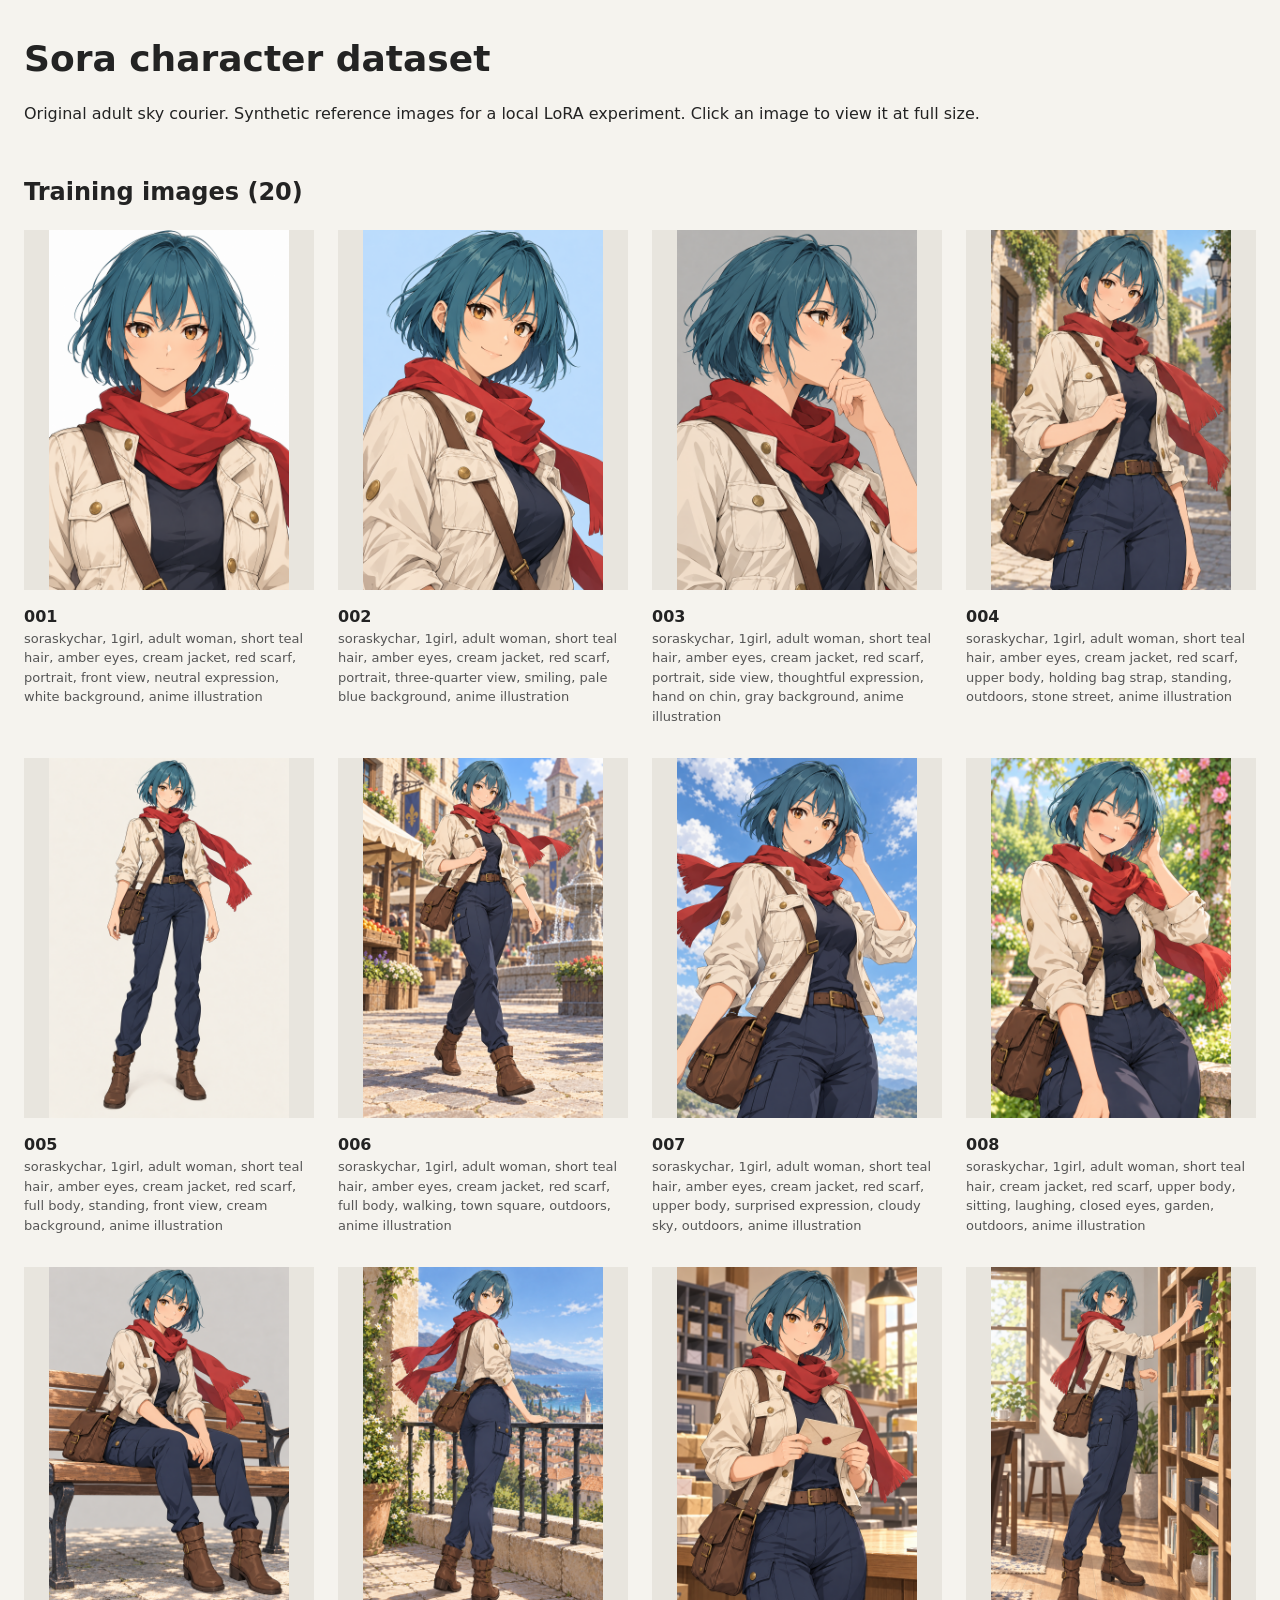
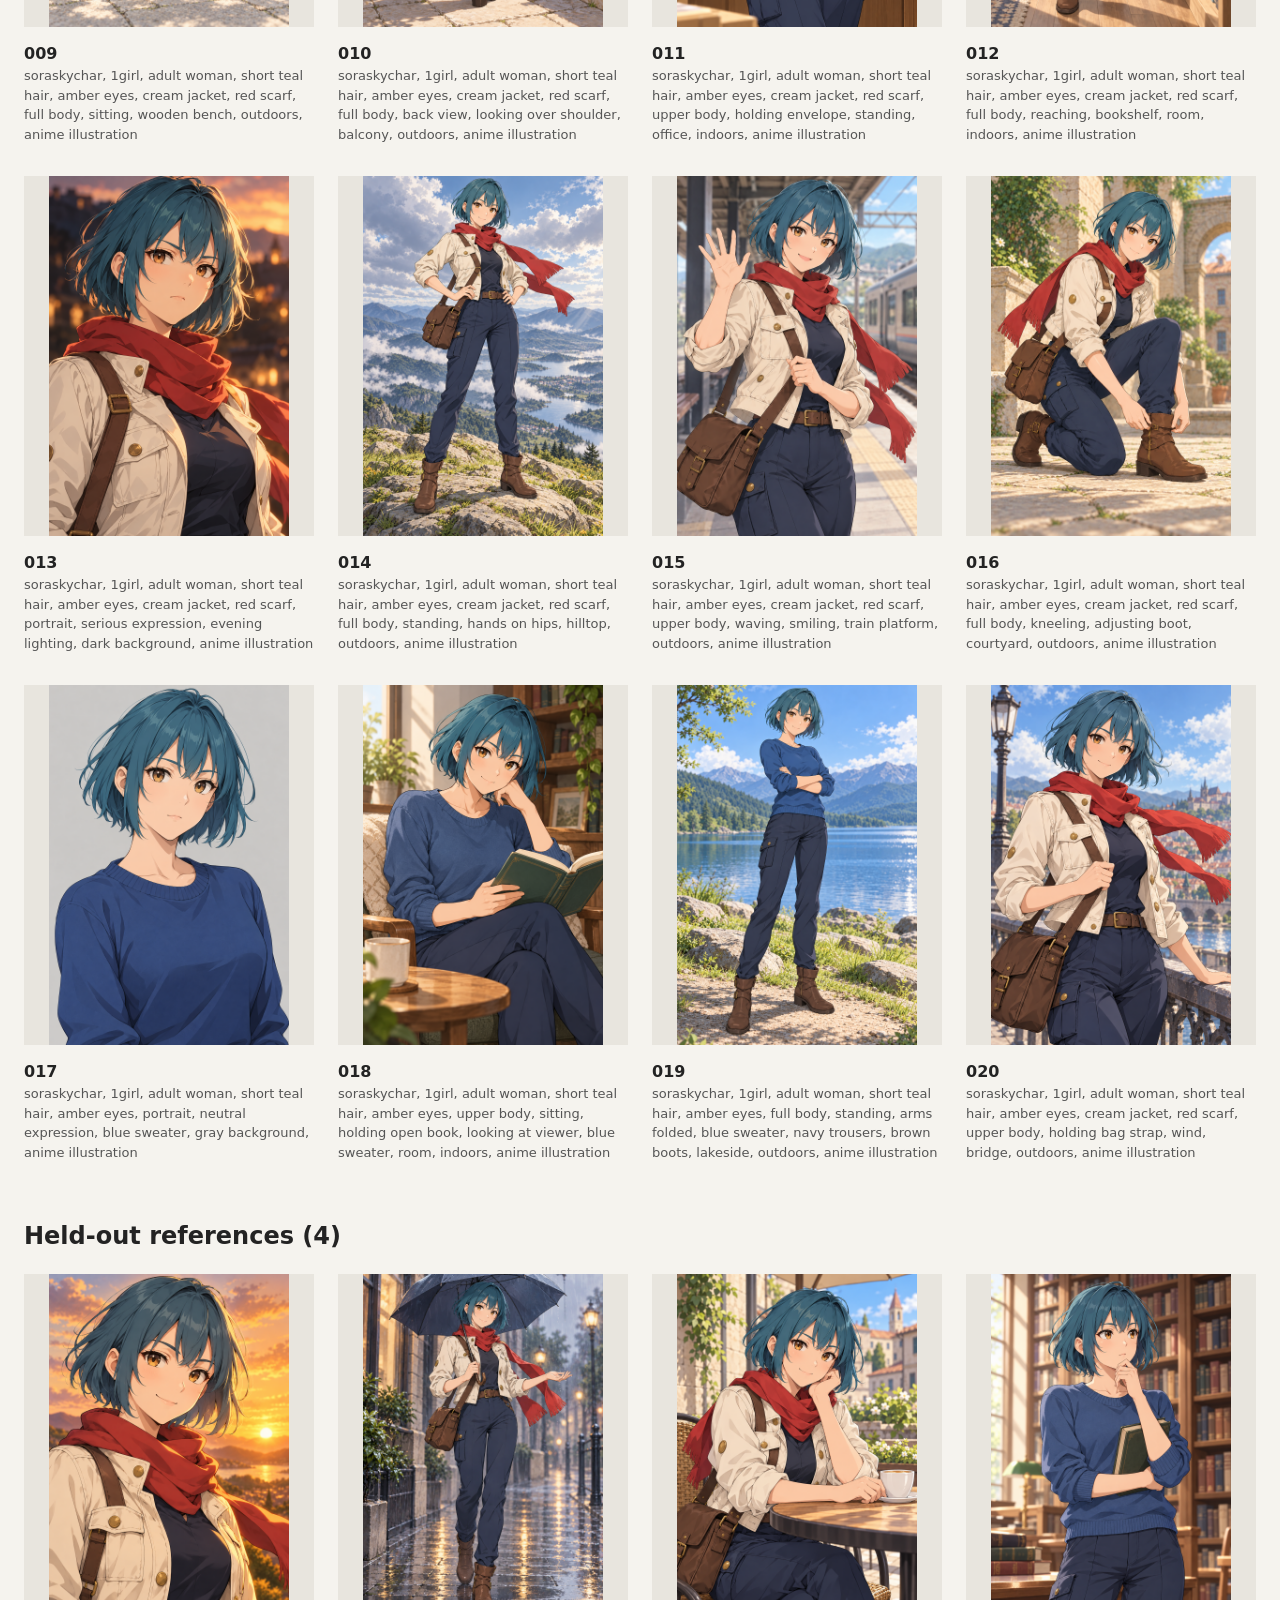
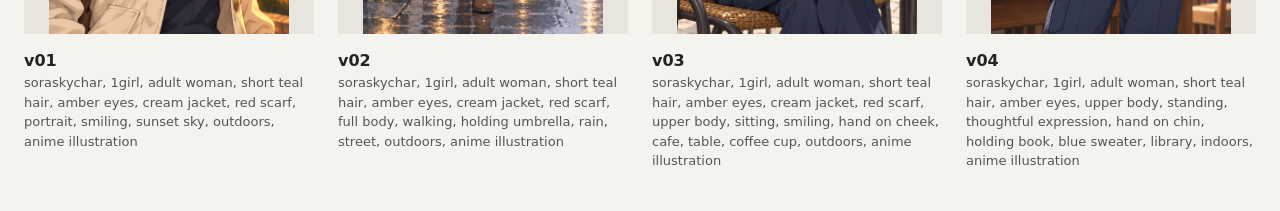
<file: docs/dataset-gallery.html>
<!doctype html><html lang="en"><meta charset="utf-8">
<meta name="viewport" content="width=device-width, initial-scale=1">
<title>Sora character dataset</title>
<style>body{font:16px/1.5 system-ui,sans-serif;margin:32px auto;max-width:1280px;padding:0 24px;background:#f5f3ee;color:#232323}h1{font-size:36px;margin-bottom:8px}h2{margin-top:48px}.grid{display:grid;grid-template-columns:repeat(auto-fit,minmax(240px,1fr));gap:24px}figure{margin:0}img{width:100%;height:360px;object-fit:contain;background:#e8e5de}figcaption{padding:8px 0}small{display:block;color:#555;font-size:13px}a{color:inherit}</style>
<h1>Sora character dataset</h1>
<p>Original adult sky courier. Synthetic reference images for a local LoRA experiment. Click an image to view it at full size.</p>
<h2>Training images (20)</h2><div class="grid">
<figure><a href="../data/train/001.png"><img src="../data/train/001.png" alt="Sora image 001" loading="lazy"></a><figcaption><b>001</b><small>soraskychar, 1girl, adult woman, short teal hair, amber eyes, cream jacket, red scarf, portrait, front view, neutral expression, white background, anime illustration</small></figcaption></figure>
<figure><a href="../data/train/002.png"><img src="../data/train/002.png" alt="Sora image 002" loading="lazy"></a><figcaption><b>002</b><small>soraskychar, 1girl, adult woman, short teal hair, amber eyes, cream jacket, red scarf, portrait, three-quarter view, smiling, pale blue background, anime illustration</small></figcaption></figure>
<figure><a href="../data/train/003.png"><img src="../data/train/003.png" alt="Sora image 003" loading="lazy"></a><figcaption><b>003</b><small>soraskychar, 1girl, adult woman, short teal hair, amber eyes, cream jacket, red scarf, portrait, side view, thoughtful expression, hand on chin, gray background, anime illustration</small></figcaption></figure>
<figure><a href="../data/train/004.png"><img src="../data/train/004.png" alt="Sora image 004" loading="lazy"></a><figcaption><b>004</b><small>soraskychar, 1girl, adult woman, short teal hair, amber eyes, cream jacket, red scarf, upper body, holding bag strap, standing, outdoors, stone street, anime illustration</small></figcaption></figure>
<figure><a href="../data/train/005.png"><img src="../data/train/005.png" alt="Sora image 005" loading="lazy"></a><figcaption><b>005</b><small>soraskychar, 1girl, adult woman, short teal hair, amber eyes, cream jacket, red scarf, full body, standing, front view, cream background, anime illustration</small></figcaption></figure>
<figure><a href="../data/train/006.png"><img src="../data/train/006.png" alt="Sora image 006" loading="lazy"></a><figcaption><b>006</b><small>soraskychar, 1girl, adult woman, short teal hair, amber eyes, cream jacket, red scarf, full body, walking, town square, outdoors, anime illustration</small></figcaption></figure>
<figure><a href="../data/train/007.png"><img src="../data/train/007.png" alt="Sora image 007" loading="lazy"></a><figcaption><b>007</b><small>soraskychar, 1girl, adult woman, short teal hair, amber eyes, cream jacket, red scarf, upper body, surprised expression, cloudy sky, outdoors, anime illustration</small></figcaption></figure>
<figure><a href="../data/train/008.png"><img src="../data/train/008.png" alt="Sora image 008" loading="lazy"></a><figcaption><b>008</b><small>soraskychar, 1girl, adult woman, short teal hair, cream jacket, red scarf, upper body, sitting, laughing, closed eyes, garden, outdoors, anime illustration</small></figcaption></figure>
<figure><a href="../data/train/009.png"><img src="../data/train/009.png" alt="Sora image 009" loading="lazy"></a><figcaption><b>009</b><small>soraskychar, 1girl, adult woman, short teal hair, amber eyes, cream jacket, red scarf, full body, sitting, wooden bench, outdoors, anime illustration</small></figcaption></figure>
<figure><a href="../data/train/010.png"><img src="../data/train/010.png" alt="Sora image 010" loading="lazy"></a><figcaption><b>010</b><small>soraskychar, 1girl, adult woman, short teal hair, amber eyes, cream jacket, red scarf, full body, back view, looking over shoulder, balcony, outdoors, anime illustration</small></figcaption></figure>
<figure><a href="../data/train/011.png"><img src="../data/train/011.png" alt="Sora image 011" loading="lazy"></a><figcaption><b>011</b><small>soraskychar, 1girl, adult woman, short teal hair, amber eyes, cream jacket, red scarf, upper body, holding envelope, standing, office, indoors, anime illustration</small></figcaption></figure>
<figure><a href="../data/train/012.png"><img src="../data/train/012.png" alt="Sora image 012" loading="lazy"></a><figcaption><b>012</b><small>soraskychar, 1girl, adult woman, short teal hair, amber eyes, cream jacket, red scarf, full body, reaching, bookshelf, room, indoors, anime illustration</small></figcaption></figure>
<figure><a href="../data/train/013.png"><img src="../data/train/013.png" alt="Sora image 013" loading="lazy"></a><figcaption><b>013</b><small>soraskychar, 1girl, adult woman, short teal hair, amber eyes, cream jacket, red scarf, portrait, serious expression, evening lighting, dark background, anime illustration</small></figcaption></figure>
<figure><a href="../data/train/014.png"><img src="../data/train/014.png" alt="Sora image 014" loading="lazy"></a><figcaption><b>014</b><small>soraskychar, 1girl, adult woman, short teal hair, amber eyes, cream jacket, red scarf, full body, standing, hands on hips, hilltop, outdoors, anime illustration</small></figcaption></figure>
<figure><a href="../data/train/015.png"><img src="../data/train/015.png" alt="Sora image 015" loading="lazy"></a><figcaption><b>015</b><small>soraskychar, 1girl, adult woman, short teal hair, amber eyes, cream jacket, red scarf, upper body, waving, smiling, train platform, outdoors, anime illustration</small></figcaption></figure>
<figure><a href="../data/train/016.png"><img src="../data/train/016.png" alt="Sora image 016" loading="lazy"></a><figcaption><b>016</b><small>soraskychar, 1girl, adult woman, short teal hair, amber eyes, cream jacket, red scarf, full body, kneeling, adjusting boot, courtyard, outdoors, anime illustration</small></figcaption></figure>
<figure><a href="../data/train/017.png"><img src="../data/train/017.png" alt="Sora image 017" loading="lazy"></a><figcaption><b>017</b><small>soraskychar, 1girl, adult woman, short teal hair, amber eyes, portrait, neutral expression, blue sweater, gray background, anime illustration</small></figcaption></figure>
<figure><a href="../data/train/018.png"><img src="../data/train/018.png" alt="Sora image 018" loading="lazy"></a><figcaption><b>018</b><small>soraskychar, 1girl, adult woman, short teal hair, amber eyes, upper body, sitting, holding open book, looking at viewer, blue sweater, room, indoors, anime illustration</small></figcaption></figure>
<figure><a href="../data/train/019.png"><img src="../data/train/019.png" alt="Sora image 019" loading="lazy"></a><figcaption><b>019</b><small>soraskychar, 1girl, adult woman, short teal hair, amber eyes, full body, standing, arms folded, blue sweater, navy trousers, brown boots, lakeside, outdoors, anime illustration</small></figcaption></figure>
<figure><a href="../data/train/020.png"><img src="../data/train/020.png" alt="Sora image 020" loading="lazy"></a><figcaption><b>020</b><small>soraskychar, 1girl, adult woman, short teal hair, amber eyes, cream jacket, red scarf, upper body, holding bag strap, wind, bridge, outdoors, anime illustration</small></figcaption></figure>
</div>
<h2>Held-out references (4)</h2><div class="grid">
<figure><a href="../data/validation/v01.png"><img src="../data/validation/v01.png" alt="Sora image v01" loading="lazy"></a><figcaption><b>v01</b><small>soraskychar, 1girl, adult woman, short teal hair, amber eyes, cream jacket, red scarf, portrait, smiling, sunset sky, outdoors, anime illustration</small></figcaption></figure>
<figure><a href="../data/validation/v02.png"><img src="../data/validation/v02.png" alt="Sora image v02" loading="lazy"></a><figcaption><b>v02</b><small>soraskychar, 1girl, adult woman, short teal hair, amber eyes, cream jacket, red scarf, full body, walking, holding umbrella, rain, street, outdoors, anime illustration</small></figcaption></figure>
<figure><a href="../data/validation/v03.png"><img src="../data/validation/v03.png" alt="Sora image v03" loading="lazy"></a><figcaption><b>v03</b><small>soraskychar, 1girl, adult woman, short teal hair, amber eyes, cream jacket, red scarf, upper body, sitting, smiling, hand on cheek, cafe, table, coffee cup, outdoors, anime illustration</small></figcaption></figure>
<figure><a href="../data/validation/v04.png"><img src="../data/validation/v04.png" alt="Sora image v04" loading="lazy"></a><figcaption><b>v04</b><small>soraskychar, 1girl, adult woman, short teal hair, amber eyes, upper body, standing, thoughtful expression, hand on chin, holding book, blue sweater, library, indoors, anime illustration</small></figcaption></figure>
</div>
</html>
</file>
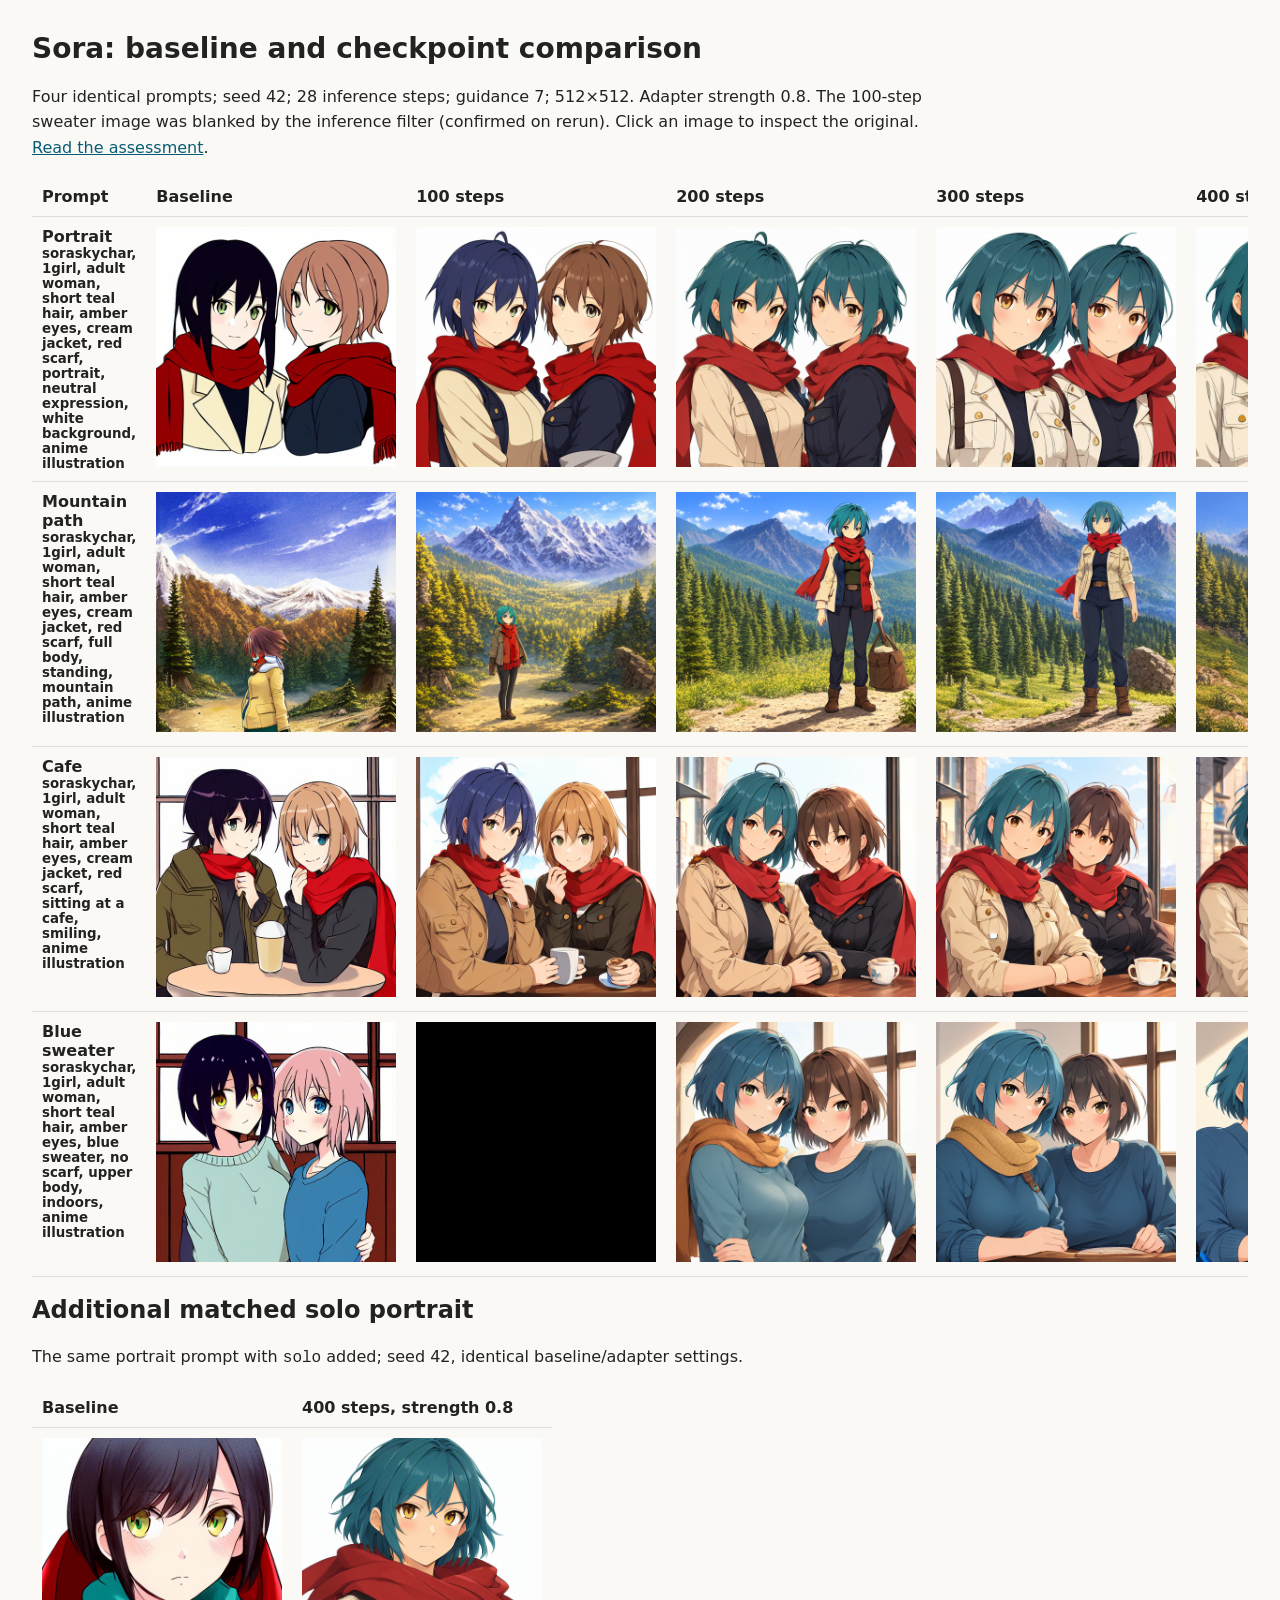
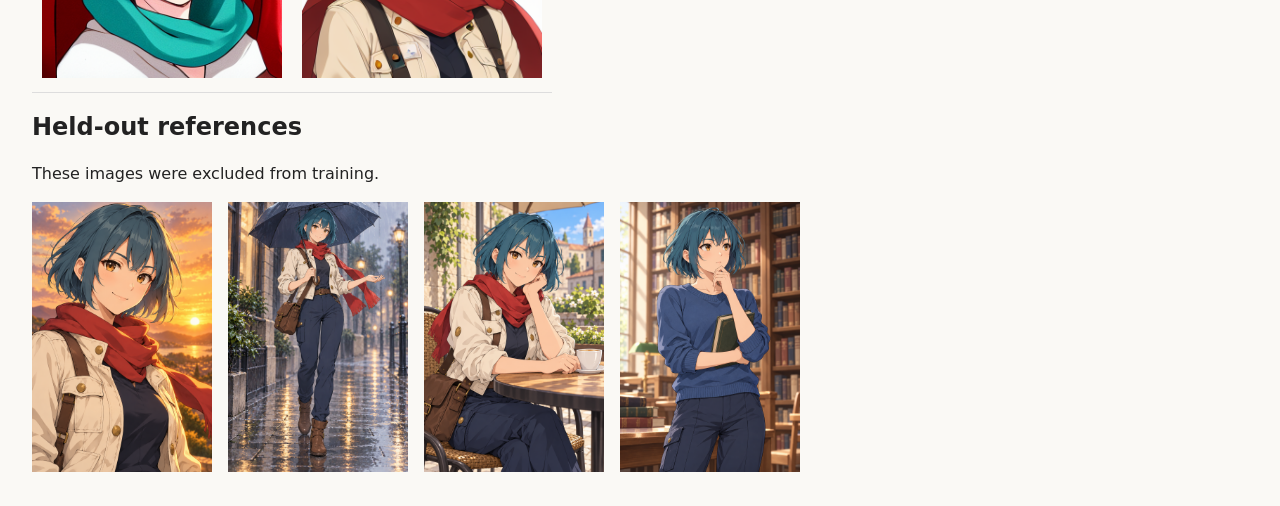
<file: docs/training-results.html>
<!doctype html><html lang="en"><meta charset="utf-8"><meta name="viewport" content="width=device-width,initial-scale=1"><title>Sora checkpoint comparison</title>
<style>body{font:16px system-ui;margin:32px;color:#222;background:#faf9f5}h1{font-size:28px}table{border-collapse:collapse}th,td{padding:10px;vertical-align:top;text-align:left;border-bottom:1px solid #ddd}td img{width:240px;height:240px;object-fit:contain}p{max-width:900px;line-height:1.6}.scroll{overflow:auto}.refs{display:flex;gap:16px;flex-wrap:wrap}.refs img{height:270px}a{color:#075c75}small{display:block;max-width:260px}</style>
<h1>Sora: baseline and checkpoint comparison</h1><p>Four identical prompts; seed 42; 28 inference steps; guidance 7; 512×512. Adapter strength 0.8. The 100-step sweater image was blanked by the inference filter (confirmed on rerun). Click an image to inspect the original. <a href="training-results.md">Read the assessment</a>.</p>
<div class="scroll"><table><thead><tr><th>Prompt</th>
<th>Baseline</th>
<th>100 steps</th>
<th>200 steps</th>
<th>300 steps</th>
<th>400 steps</th>
</tr></thead><tbody>
<tr><th>Portrait<small>soraskychar, 1girl, adult woman, short teal hair, amber eyes, cream jacket, red scarf, portrait, neutral expression, white background, anime illustration</small></th>
<td><a href="../outputs/baseline-20261007-233227-405483/01.png"><img src="../outputs/baseline-20261007-233227-405483/01.png" alt="Portrait, 0 steps" loading="lazy"></a></td>
<td><a href="../outputs/lora-20261007-234751-618633/01.png"><img src="../outputs/lora-20261007-234751-618633/01.png" alt="Portrait, 100 steps" loading="lazy"></a></td>
<td><a href="../outputs/lora-20261007-234835-953116/01.png"><img src="../outputs/lora-20261007-234835-953116/01.png" alt="Portrait, 200 steps" loading="lazy"></a></td>
<td><a href="../outputs/lora-20261007-234919-156362/01.png"><img src="../outputs/lora-20261007-234919-156362/01.png" alt="Portrait, 300 steps" loading="lazy"></a></td>
<td><a href="../outputs/lora-20261007-234708-190982/01.png"><img src="../outputs/lora-20261007-234708-190982/01.png" alt="Portrait, 400 steps" loading="lazy"></a></td>
</tr>
<tr><th>Mountain path<small>soraskychar, 1girl, adult woman, short teal hair, amber eyes, cream jacket, red scarf, full body, standing, mountain path, anime illustration</small></th>
<td><a href="../outputs/baseline-20261007-233227-405483/02.png"><img src="../outputs/baseline-20261007-233227-405483/02.png" alt="Mountain path, 0 steps" loading="lazy"></a></td>
<td><a href="../outputs/lora-20261007-234751-618633/02.png"><img src="../outputs/lora-20261007-234751-618633/02.png" alt="Mountain path, 100 steps" loading="lazy"></a></td>
<td><a href="../outputs/lora-20261007-234835-953116/02.png"><img src="../outputs/lora-20261007-234835-953116/02.png" alt="Mountain path, 200 steps" loading="lazy"></a></td>
<td><a href="../outputs/lora-20261007-234919-156362/02.png"><img src="../outputs/lora-20261007-234919-156362/02.png" alt="Mountain path, 300 steps" loading="lazy"></a></td>
<td><a href="../outputs/lora-20261007-234708-190982/02.png"><img src="../outputs/lora-20261007-234708-190982/02.png" alt="Mountain path, 400 steps" loading="lazy"></a></td>
</tr>
<tr><th>Cafe<small>soraskychar, 1girl, adult woman, short teal hair, amber eyes, cream jacket, red scarf, sitting at a cafe, smiling, anime illustration</small></th>
<td><a href="../outputs/baseline-20261007-233227-405483/03.png"><img src="../outputs/baseline-20261007-233227-405483/03.png" alt="Cafe, 0 steps" loading="lazy"></a></td>
<td><a href="../outputs/lora-20261007-234751-618633/03.png"><img src="../outputs/lora-20261007-234751-618633/03.png" alt="Cafe, 100 steps" loading="lazy"></a></td>
<td><a href="../outputs/lora-20261007-234835-953116/03.png"><img src="../outputs/lora-20261007-234835-953116/03.png" alt="Cafe, 200 steps" loading="lazy"></a></td>
<td><a href="../outputs/lora-20261007-234919-156362/03.png"><img src="../outputs/lora-20261007-234919-156362/03.png" alt="Cafe, 300 steps" loading="lazy"></a></td>
<td><a href="../outputs/lora-20261007-234708-190982/03.png"><img src="../outputs/lora-20261007-234708-190982/03.png" alt="Cafe, 400 steps" loading="lazy"></a></td>
</tr>
<tr><th>Blue sweater<small>soraskychar, 1girl, adult woman, short teal hair, amber eyes, blue sweater, no scarf, upper body, indoors, anime illustration</small></th>
<td><a href="../outputs/baseline-20261007-233227-405483/04.png"><img src="../outputs/baseline-20261007-233227-405483/04.png" alt="Blue sweater, 0 steps" loading="lazy"></a></td>
<td><a href="../outputs/lora-20261007-234751-618633/04.png"><img src="../outputs/lora-20261007-234751-618633/04.png" alt="Blue sweater, 100 steps" loading="lazy"></a></td>
<td><a href="../outputs/lora-20261007-234835-953116/04.png"><img src="../outputs/lora-20261007-234835-953116/04.png" alt="Blue sweater, 200 steps" loading="lazy"></a></td>
<td><a href="../outputs/lora-20261007-234919-156362/04.png"><img src="../outputs/lora-20261007-234919-156362/04.png" alt="Blue sweater, 300 steps" loading="lazy"></a></td>
<td><a href="../outputs/lora-20261007-234708-190982/04.png"><img src="../outputs/lora-20261007-234708-190982/04.png" alt="Blue sweater, 400 steps" loading="lazy"></a></td>
</tr>
</tbody></table></div><h2>Additional matched solo portrait</h2><p>The same portrait prompt with <code>solo</code> added; seed 42, identical baseline/adapter settings.</p><table><tr><th>Baseline</th><th>400 steps, strength 0.8</th></tr><tr><td><a href="../outputs/baseline-20261007-235014-606857/01.png"><img src="../outputs/baseline-20261007-235014-606857/01.png" alt="Solo baseline"></a></td><td><a href="../outputs/lora-20261007-235034-613270/01.png"><img src="../outputs/lora-20261007-235034-613270/01.png" alt="Solo 400-step Sora"></a></td></tr></table><h2>Held-out references</h2><p>These images were excluded from training.</p><div class="refs">
<a href="../data/validation/v01.png"><img src="../data/validation/v01.png" alt="Held-out v01"></a>
<a href="../data/validation/v02.png"><img src="../data/validation/v02.png" alt="Held-out v02"></a>
<a href="../data/validation/v03.png"><img src="../data/validation/v03.png" alt="Held-out v03"></a>
<a href="../data/validation/v04.png"><img src="../data/validation/v04.png" alt="Held-out v04"></a>
</div></html>
</file>
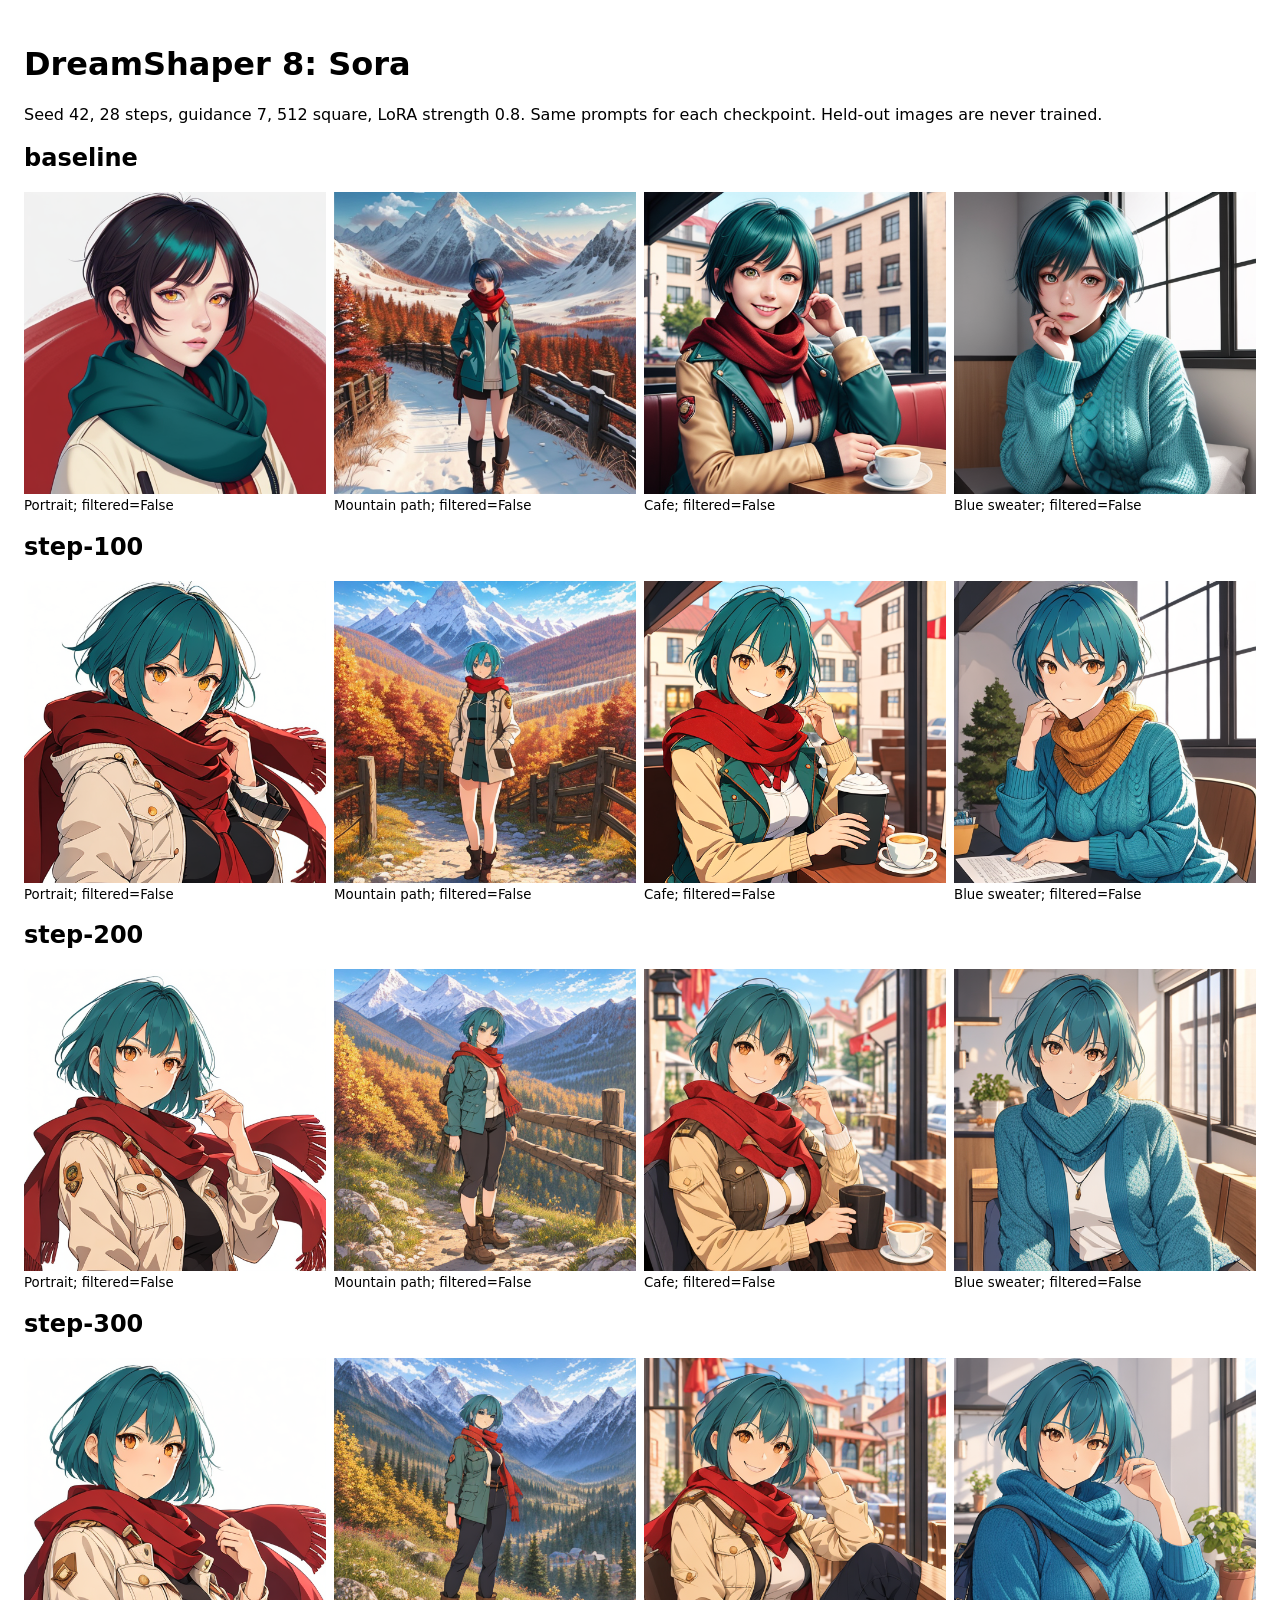
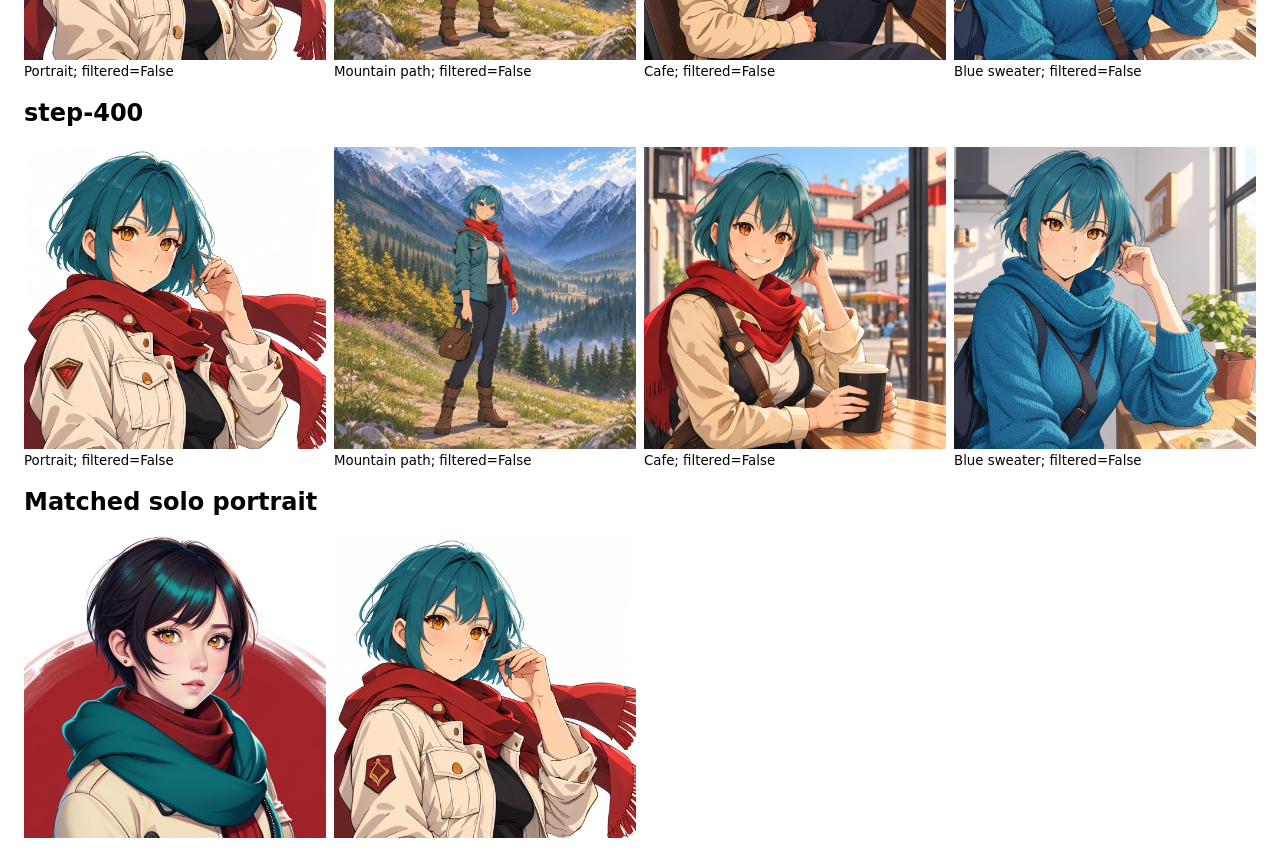
<file: experiments/image/dreamshaper8/results/dreamshaper8-sora-001/comparison.html>
<!doctype html><meta charset="utf-8"><title>DreamShaper 8 Sora comparison</title>
<style>body{font:16px system-ui;max-width:1300px;margin:auto;padding:24px}img{width:100%}.row{display:grid;grid-template-columns:repeat(4,1fr);gap:8px}small{display:block}</style>
<h1>DreamShaper 8: Sora</h1><p>Seed 42, 28 steps, guidance 7, 512 square, LoRA strength 0.8. Same prompts for each checkpoint. Held-out images are never trained.</p>
<h2>baseline</h2><div class="row">
<div><img src="baseline/01.png"><small>Portrait; filtered=False</small></div>
<div><img src="baseline/02.png"><small>Mountain path; filtered=False</small></div>
<div><img src="baseline/03.png"><small>Cafe; filtered=False</small></div>
<div><img src="baseline/04.png"><small>Blue sweater; filtered=False</small></div>
</div>
<h2>step-100</h2><div class="row">
<div><img src="step-100/01.png"><small>Portrait; filtered=False</small></div>
<div><img src="step-100/02.png"><small>Mountain path; filtered=False</small></div>
<div><img src="step-100/03.png"><small>Cafe; filtered=False</small></div>
<div><img src="step-100/04.png"><small>Blue sweater; filtered=False</small></div>
</div>
<h2>step-200</h2><div class="row">
<div><img src="step-200/01.png"><small>Portrait; filtered=False</small></div>
<div><img src="step-200/02.png"><small>Mountain path; filtered=False</small></div>
<div><img src="step-200/03.png"><small>Cafe; filtered=False</small></div>
<div><img src="step-200/04.png"><small>Blue sweater; filtered=False</small></div>
</div>
<h2>step-300</h2><div class="row">
<div><img src="step-300/01.png"><small>Portrait; filtered=False</small></div>
<div><img src="step-300/02.png"><small>Mountain path; filtered=False</small></div>
<div><img src="step-300/03.png"><small>Cafe; filtered=False</small></div>
<div><img src="step-300/04.png"><small>Blue sweater; filtered=False</small></div>
</div>
<h2>step-400</h2><div class="row">
<div><img src="step-400/01.png"><small>Portrait; filtered=False</small></div>
<div><img src="step-400/02.png"><small>Mountain path; filtered=False</small></div>
<div><img src="step-400/03.png"><small>Cafe; filtered=False</small></div>
<div><img src="step-400/04.png"><small>Blue sweater; filtered=False</small></div>
</div>
<h2>Matched solo portrait</h2><div class="row"><img src="solo-baseline/01.png"><img src="solo-final/01.png"></div>
</file>
